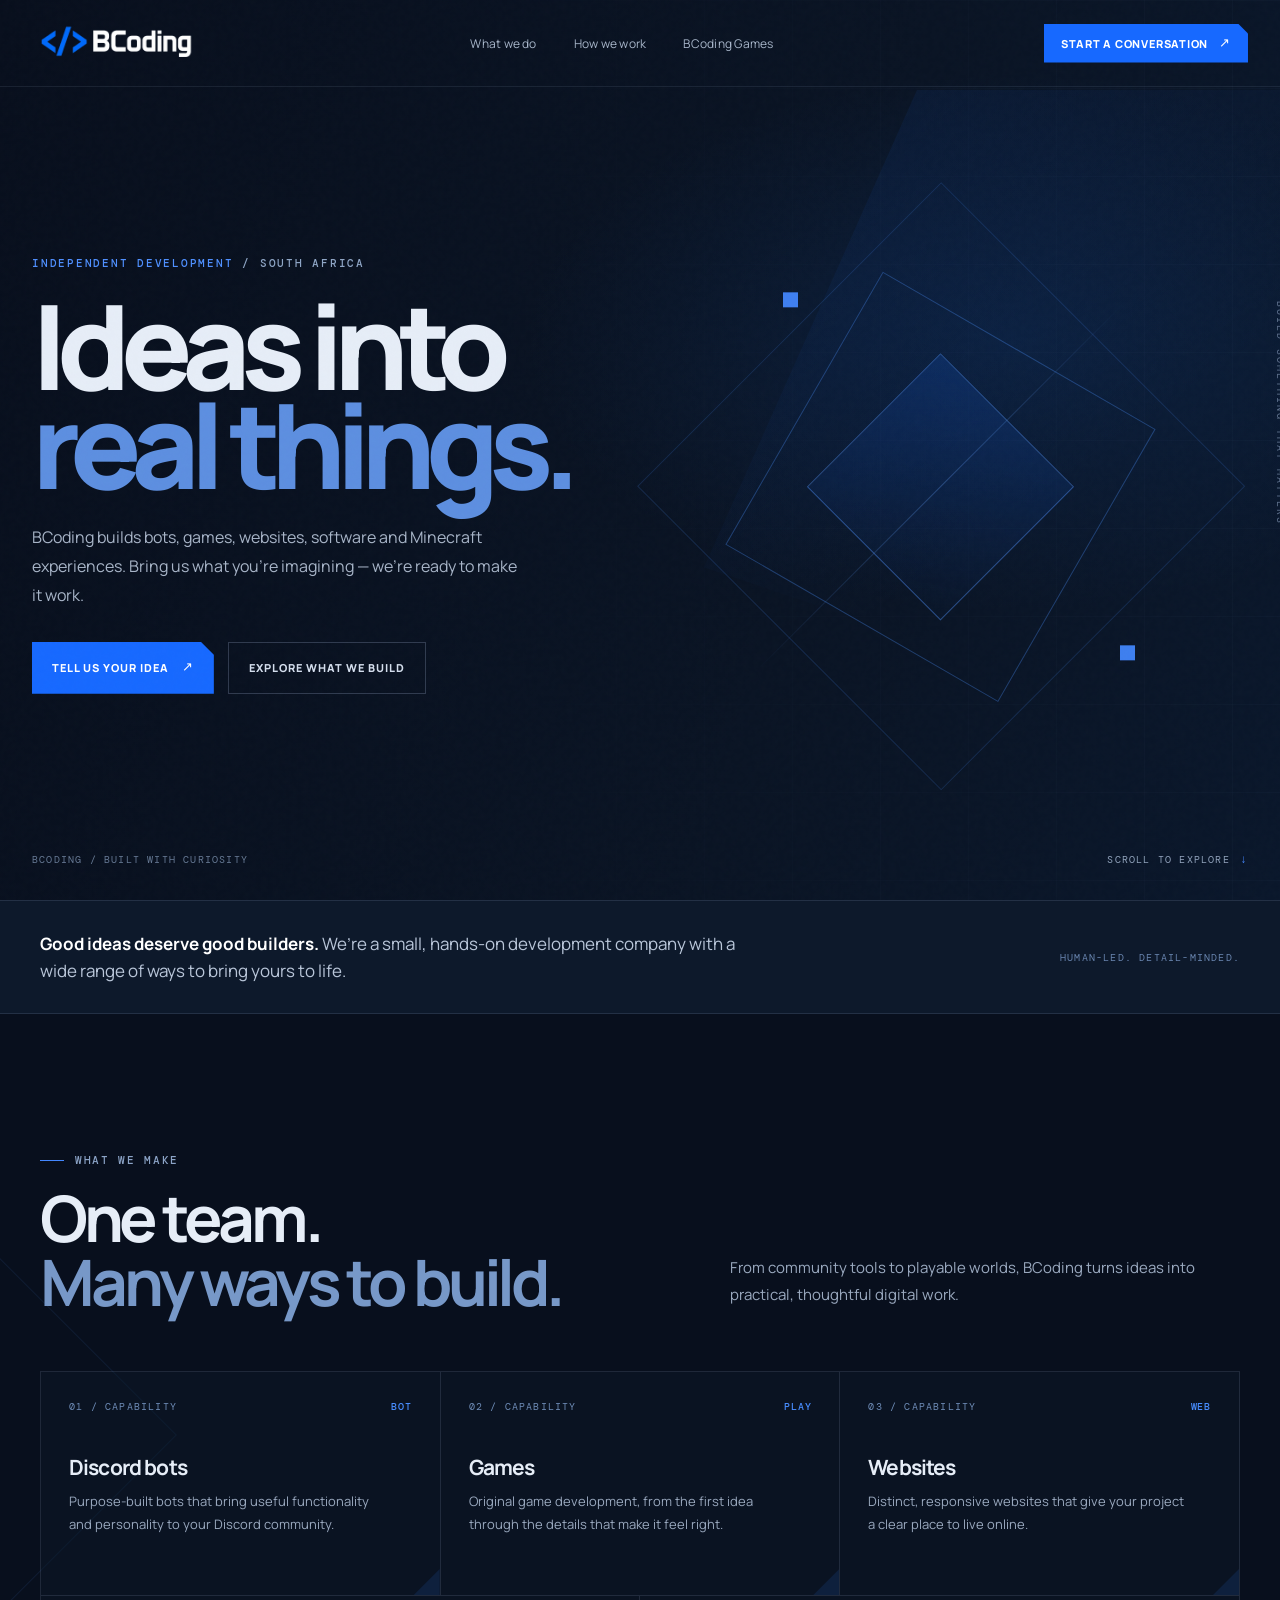
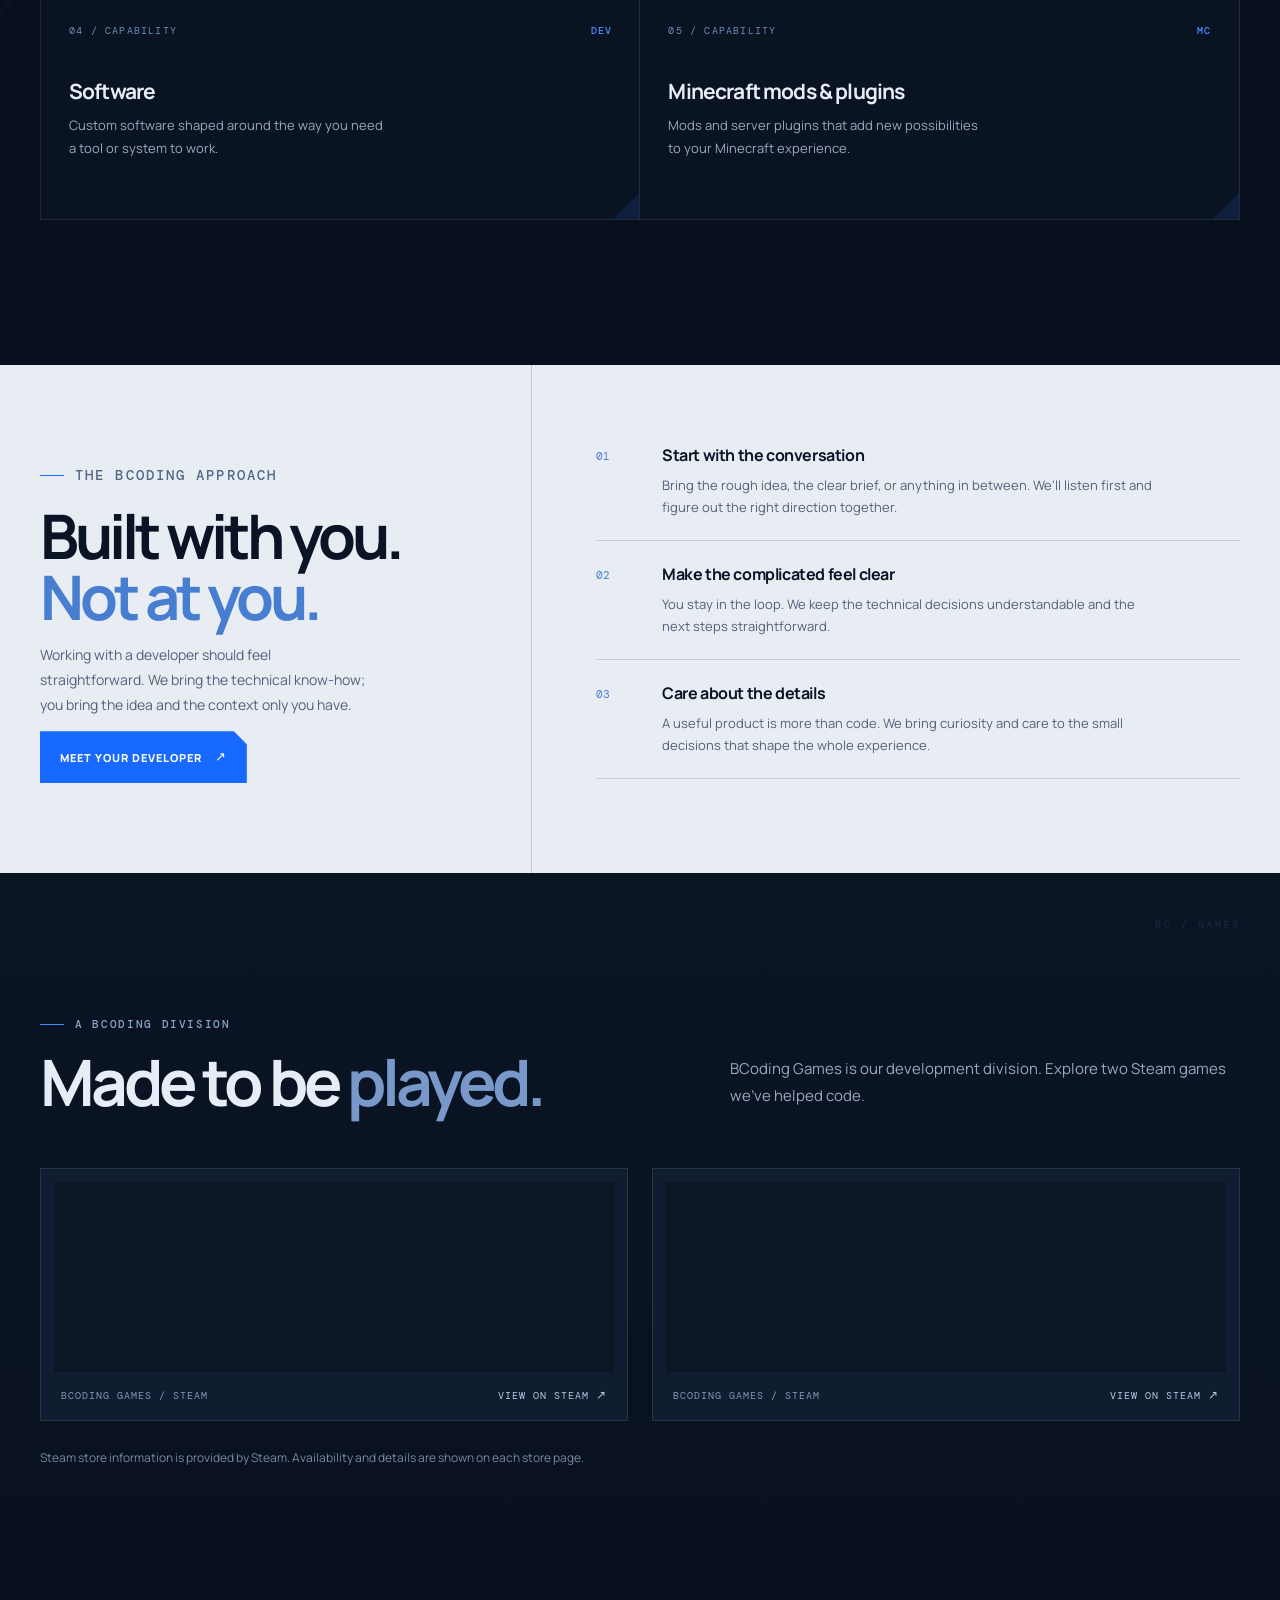
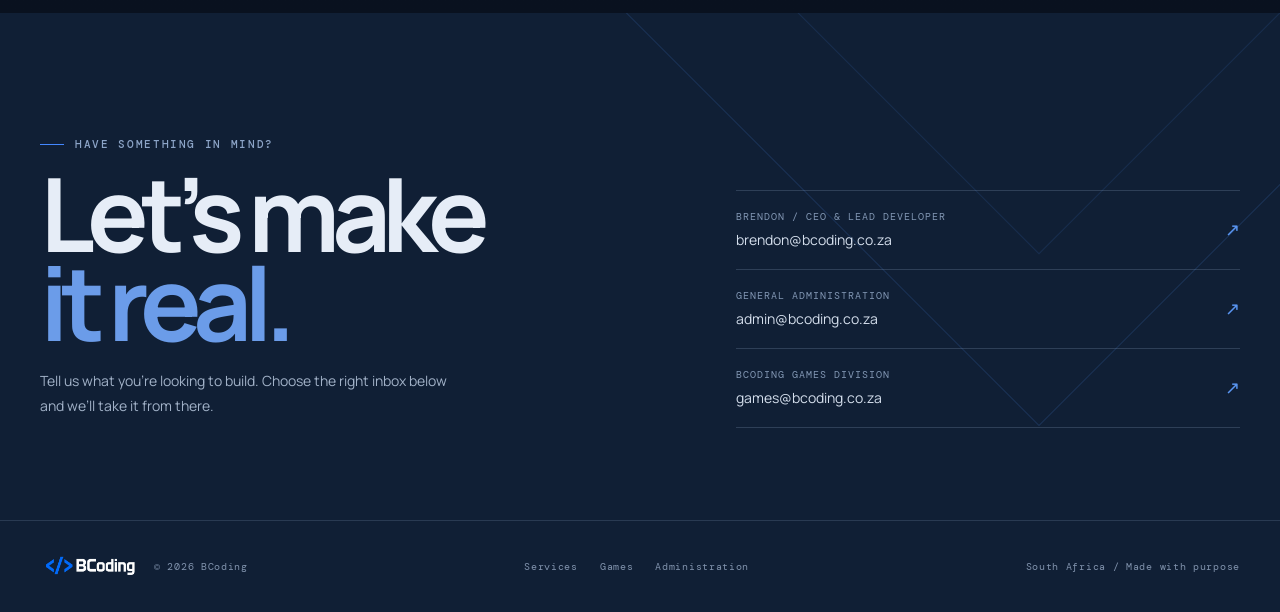
<file: index.html>
<!doctype html>
<html lang="en">
  <head>
    <meta charset="UTF-8" />
    <meta name="viewport" content="width=device-width, initial-scale=1" />
    <meta name="theme-color" content="#080f1d" />
    <title>BCoding | Bots, Games, Websites &amp; Software Development</title>
    <meta name="description" content="BCoding builds bots, games, websites, software, Minecraft mods and plugins. South African developers bring your ideas to life with thoughtful development." />
    <meta name="robots" content="index, follow" />
    <meta property="og:title" content="BCoding | Bots, Games, Websites &amp; Software Development" />
    <meta property="og:description" content="BCoding builds bots, games, websites, software, Minecraft mods and plugins. South African developers bring your ideas to life with thoughtful development." />
    <meta property="og:type" content="website" />
    <meta property="og:locale" content="en_ZA" />
    <meta name="twitter:card" content="summary_large_image" />
    <meta name="twitter:title" content="BCoding | Bots, Games, Websites &amp; Software Development" />
    <meta name="twitter:description" content="BCoding builds bots, games, websites, software, Minecraft mods and plugins. South African developers bring your ideas to life with thoughtful development." />
    <link rel="icon" type="image/svg+xml" href="favicon.svg" />
    <link rel="preconnect" href="https://fonts.googleapis.com" />
    <link rel="preconnect" href="https://fonts.gstatic.com" crossorigin />
    <link rel="stylesheet" href="src/index.css" />
  </head>
  <body>
    <div class="site-shell">
      <header class="header" data-testid="site-header">
        <nav class="nav" aria-label="Main navigation">
          <a class="brand" href="#home" aria-label="BCoding home" data-testid="link-home">
            <img src="bcoding-logo.png" alt="BCoding" width="1024" height="683" />
          </a>
          <div class="nav-links desktop-nav-links">
            <a href="#services" data-testid="link-nav-services">What we do</a>
            <a href="#approach" data-testid="link-nav-approach">How we work</a>
            <a href="#games" data-testid="link-nav-games">BCoding Games</a>
          </div>
          <details class="mobile-menu">
            <summary class="menu-toggle" aria-label="Toggle navigation menu">
              <span class="menu-icon" aria-hidden="true"></span>
            </summary>
            <div class="nav-links">
              <a href="#services" data-testid="link-mobile-services">What we do</a>
              <a href="#approach" data-testid="link-mobile-approach">How we work</a>
              <a href="#games" data-testid="link-mobile-games">BCoding Games</a>
              <a href="#contact" data-testid="link-mobile-contact">Contact</a>
            </div>
          </details>
          <a class="nav-contact" href="mailto:brendon@bcoding.co.za" data-testid="link-nav-contact">
            Start a conversation <span class="arrow" aria-hidden="true">↗</span>
          </a>
        </nav>
      </header>
      <main>
        <section class="hero" id="home" aria-labelledby="hero-title" data-testid="section-hero">
          <div class="hero-grid" aria-hidden="true"></div>
          <div class="hero-mark" aria-hidden="true">
            <div class="mark-outer"></div>
            <div class="mark-inner"></div>
            <div class="mark-core"></div>
            <div class="mark-line"></div>
            <span class="mark-corner one"></span>
            <span class="mark-corner two"></span>
          </div>
          <div class="hero-content">
            <div class="hero-copy">
              <p class="hero-kicker"><span>Independent development</span> / South Africa</p>
              <h1 id="hero-title" data-testid="text-hero-heading">Ideas into <span>real things.</span></h1>
              <p class="hero-description" data-testid="text-hero-description">
                BCoding builds bots, games, websites, software and Minecraft experiences.
                Bring us what you’re imagining — we’re ready to make it work.
              </p>
              <div class="hero-actions">
                <a class="button-primary" href="mailto:brendon@bcoding.co.za" data-testid="link-hero-start">
                  Tell us your idea <span class="arrow" aria-hidden="true">↗</span>
                </a>
                <a class="button-secondary" href="#services" data-testid="link-hero-services">
                  Explore what we build
                </a>
              </div>
            </div>
          </div>
          <p class="hero-aside" aria-hidden="true">Build something that matters</p>
          <div class="hero-bottom">
            <span>BCoding / Built with curiosity</span>
            <a href="#services" class="scroll-cue" data-testid="link-scroll-services">
              Scroll to explore <span class="arrow" aria-hidden="true">↓</span>
            </a>
          </div>
        </section>

        <div class="intro-strip" data-testid="section-intro">
          <div class="intro-inner">
            <p><strong>Good ideas deserve good builders.</strong> We’re a small, hands-on development company with a wide range of ways to bring yours to life.</p>
            <span class="intro-meta">Human-led. Detail-minded.</span>
          </div>
        </div>

        <section class="services" id="services" aria-labelledby="services-title" data-testid="section-services">
          <div class="wrap">
            <div class="services-top">
              <div>
                <p class="eyebrow">What we make</p>
                <h2 class="section-heading" id="services-title">One team.<br /><em>Many ways to build.</em></h2>
              </div>
              <p class="section-intro">From community tools to playable worlds, BCoding turns ideas into practical, thoughtful digital work.</p>
            </div>
            <div class="service-grid">
              <article class="service-item" data-testid="card-service-01">
                <div class="service-topline"><span>01 / CAPABILITY</span><span class="service-icon" aria-hidden="true">BOT</span></div>
                <h3>Discord bots</h3>
                <p>Purpose-built bots that bring useful functionality and personality to your Discord community.</p>
                <span class="service-accent" aria-hidden="true"></span>
              </article>
              <article class="service-item" data-testid="card-service-02">
                <div class="service-topline"><span>02 / CAPABILITY</span><span class="service-icon" aria-hidden="true">PLAY</span></div>
                <h3>Games</h3>
                <p>Original game development, from the first idea through the details that make it feel right.</p>
                <span class="service-accent" aria-hidden="true"></span>
              </article>
              <article class="service-item" data-testid="card-service-03">
                <div class="service-topline"><span>03 / CAPABILITY</span><span class="service-icon" aria-hidden="true">WEB</span></div>
                <h3>Websites</h3>
                <p>Distinct, responsive websites that give your project a clear place to live online.</p>
                <span class="service-accent" aria-hidden="true"></span>
              </article>
              <article class="service-item" data-testid="card-service-04">
                <div class="service-topline"><span>04 / CAPABILITY</span><span class="service-icon" aria-hidden="true">DEV</span></div>
                <h3>Software</h3>
                <p>Custom software shaped around the way you need a tool or system to work.</p>
                <span class="service-accent" aria-hidden="true"></span>
              </article>
              <article class="service-item" data-testid="card-service-05">
                <div class="service-topline"><span>05 / CAPABILITY</span><span class="service-icon" aria-hidden="true">MC</span></div>
                <h3>Minecraft mods &amp; plugins</h3>
                <p>Mods and server plugins that add new possibilities to your Minecraft experience.</p>
                <span class="service-accent" aria-hidden="true"></span>
              </article>
            </div>
          </div>
        </section>

        <section class="approach" id="approach" aria-labelledby="approach-title" data-testid="section-approach">
          <div class="wrap approach-inner">
            <div class="approach-lead">
              <p class="eyebrow">The BCoding approach</p>
              <h2 class="section-heading" id="approach-title">Built with you.<br /><em>Not at you.</em></h2>
              <p>Working with a developer should feel straightforward. We bring the technical know-how; you bring the idea and the context only you have.</p>
              <a class="button-primary" href="mailto:brendon@bcoding.co.za" data-testid="link-approach-contact">
                Meet your developer <span class="arrow" aria-hidden="true">↗</span>
              </a>
            </div>
            <div class="approach-list">
              <article class="principle" data-testid="card-principle-01">
                <span class="principle-number">01</span>
                <div><h3>Start with the conversation</h3><p>Bring the rough idea, the clear brief, or anything in between. We’ll listen first and figure out the right direction together.</p></div>
              </article>
              <article class="principle" data-testid="card-principle-02">
                <span class="principle-number">02</span>
                <div><h3>Make the complicated feel clear</h3><p>You stay in the loop. We keep the technical decisions understandable and the next steps straightforward.</p></div>
              </article>
              <article class="principle" data-testid="card-principle-03">
                <span class="principle-number">03</span>
                <div><h3>Care about the details</h3><p>A useful product is more than code. We bring curiosity and care to the small decisions that shape the whole experience.</p></div>
              </article>
            </div>
          </div>
        </section>

        <section class="games" id="games" aria-labelledby="games-title" data-testid="section-games">
          <div class="wrap">
            <div class="games-heading">
              <div>
                <p class="eyebrow">A BCoding division</p>
                <h2 class="section-heading" id="games-title">Made to be <em>played.</em></h2>
              </div>
              <p class="section-intro">BCoding Games is our development division. Explore two Steam games we’ve helped code.</p>
            </div>
            <div class="game-grid" data-testid="list-steam-games">
              <article class="game-card" data-testid="card-steam-game-4736470">
                <iframe class="game-frame" src="https://store.steampowered.com/widget/4736470/" title="Steam game widget, app 4736470" width="646" height="190" loading="lazy" allow="clipboard-write; autoplay; encrypted-media; picture-in-picture" data-testid="iframe-steam-game-4736470"></iframe>
                <div class="game-caption">
                  <span>BCoding Games / Steam</span>
                  <a href="https://store.steampowered.com/app/4736470/" target="_blank" rel="noopener noreferrer" data-testid="link-steam-game-4736470">View on Steam <span class="arrow" aria-hidden="true">↗</span></a>
                </div>
              </article>
              <article class="game-card" data-testid="card-steam-game-4693030">
                <iframe class="game-frame" src="https://store.steampowered.com/widget/4693030/" title="Steam game widget, app 4693030" width="646" height="190" loading="lazy" allow="clipboard-write; autoplay; encrypted-media; picture-in-picture" data-testid="iframe-steam-game-4693030"></iframe>
                <div class="game-caption">
                  <span>BCoding Games / Steam</span>
                  <a href="https://store.steampowered.com/app/4693030/" target="_blank" rel="noopener noreferrer" data-testid="link-steam-game-4693030">View on Steam <span class="arrow" aria-hidden="true">↗</span></a>
                </div>
              </article>
            </div>
            <p class="games-note" data-testid="text-games-note">Steam store information is provided by Steam. Availability and details are shown on each store page.</p>
          </div>
        </section>

        <section class="contact" id="contact" aria-labelledby="contact-title" data-testid="section-contact">
          <div class="wrap contact-main">
            <div>
              <p class="eyebrow">Have something in mind?</p>
              <h2 id="contact-title" data-testid="text-contact-heading">Let’s make<br /><span>it real.</span></h2>
              <p class="contact-copy">Tell us what you’re looking to build. Choose the right inbox below and we’ll take it from there.</p>
            </div>
            <div class="contact-actions" aria-label="Contact BCoding">
              <a class="email-link" href="mailto:brendon@bcoding.co.za" data-testid="link-contact-brendon">
                <span><span class="email-role">Brendon / CEO &amp; lead developer</span><span class="email-address">brendon@bcoding.co.za</span></span>
                <span class="email-arrow arrow" aria-hidden="true">↗</span>
              </a>
              <a class="email-link" href="mailto:admin@bcoding.co.za" data-testid="link-contact-admin">
                <span><span class="email-role">General administration</span><span class="email-address">admin@bcoding.co.za</span></span>
                <span class="email-arrow arrow" aria-hidden="true">↗</span>
              </a>
              <a class="email-link" href="mailto:games@bcoding.co.za" data-testid="link-contact-games">
                <span><span class="email-role">BCoding Games division</span><span class="email-address">games@bcoding.co.za</span></span>
                <span class="email-arrow arrow" aria-hidden="true">↗</span>
              </a>
            </div>
          </div>
          <footer class="footer">
            <div class="wrap footer-inner">
              <div class="footer-brand">
                <img src="bcoding-logo.png" alt="BCoding" width="1024" height="683" loading="lazy" />
                <span>© 2026 BCoding</span>
              </div>
              <nav class="footer-nav" aria-label="Footer navigation">
                <a href="#services" data-testid="link-footer-services">Services</a>
                <a href="#games" data-testid="link-footer-games">Games</a>
                <a href="mailto:admin@bcoding.co.za" data-testid="link-footer-admin">Administration</a>
              </nav>
              <span>South Africa / Made with purpose</span>
            </div>
          </footer>
        </section>
      </main>
    </div>
  </body>
</html>
</file>
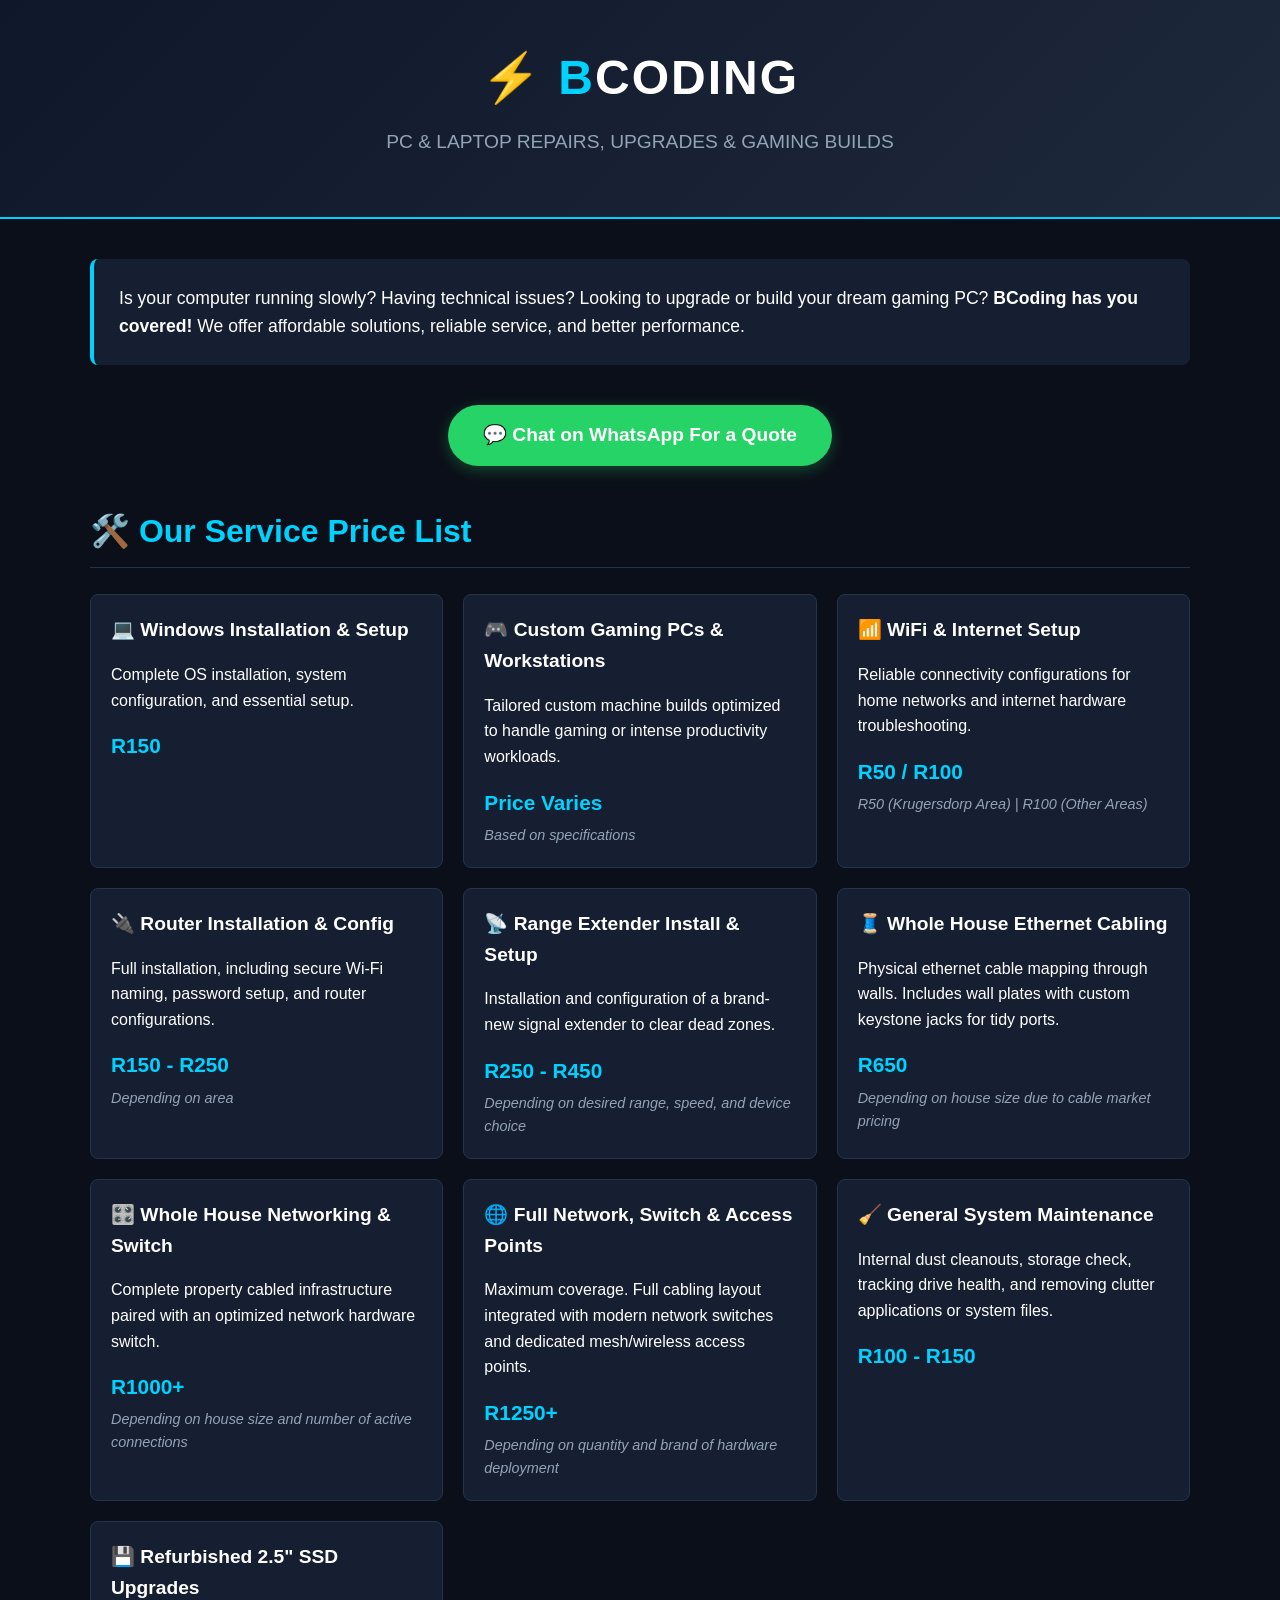
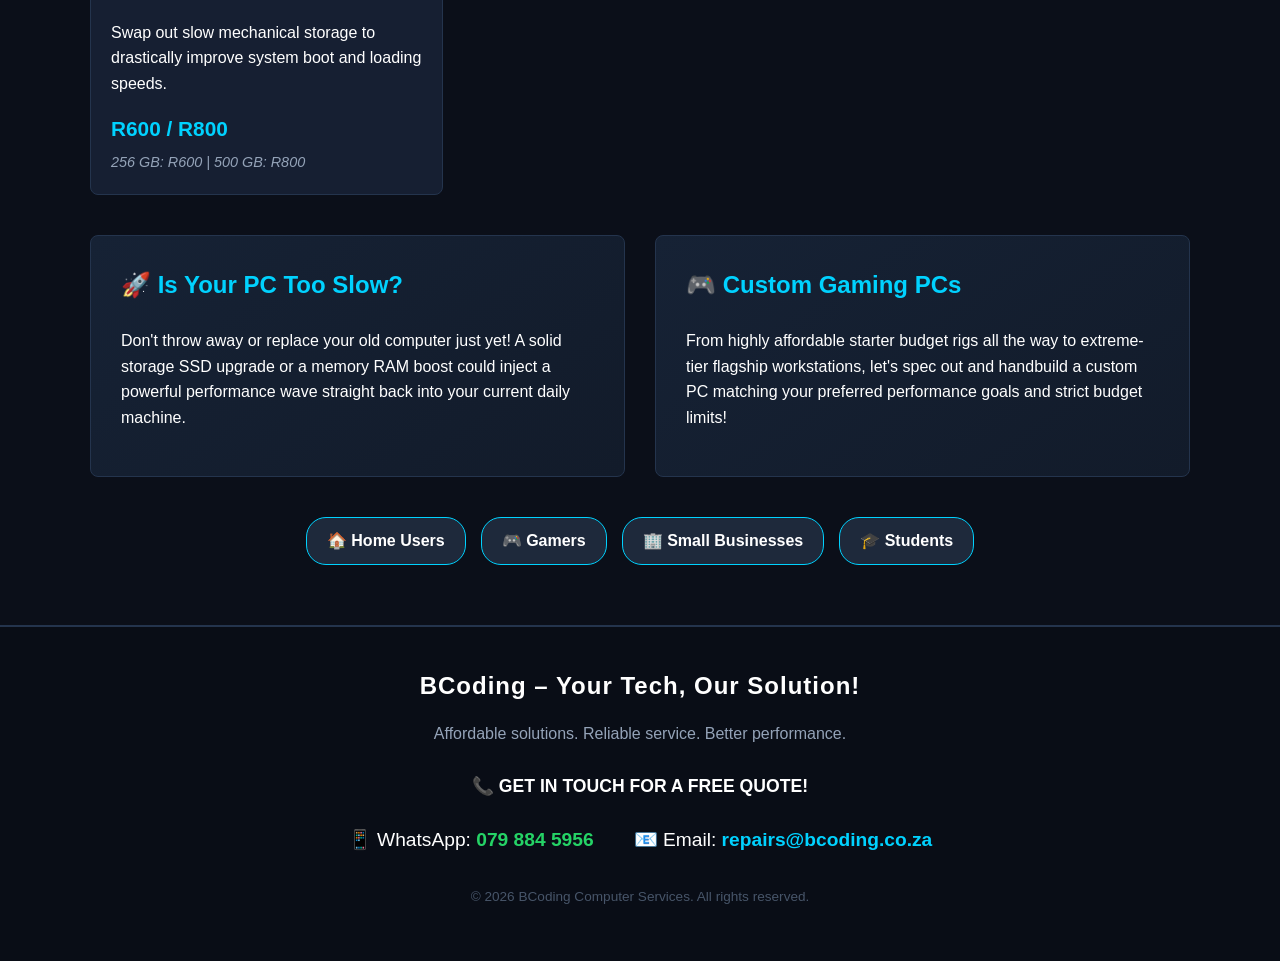
<file: repairs/index.html>
<!DOCTYPE html>
<html lang="en">
<head>
    <meta charset="UTF-8">
    <meta name="viewport" content="width=device-width, initial-scale=1.0">
    <title>BCoding – PC & Laptop Repairs, Upgrades & Gaming Builds</title>
    <style>
        :root {
            --bg-color: #0b0f19;
            --card-bg: #161f32;
            --accent-blue: #00d2ff;
            --accent-green: #25d366;
            --text-main: #ffffff;
            --text-muted: #94a3b8;
            --border-color: #24344d;
        }

        body {
            font-family: 'Segoe UI', Tahoma, Geneva, Verdana, sans-serif;
            background-color: var(--bg-color);
            color: var(--text-main);
            margin: 0;
            padding: 0;
            line-height: 1.6;
        }

        header {
            background: linear-gradient(135deg, #0f172a 0%, #1e293b 100%);
            padding: 40px 20px;
            text-align: center;
            border-bottom: 2px solid var(--accent-blue);
        }

        .logo-text {
            font-size: 3rem;
            font-weight: 800;
            color: var(--text-main);
            letter-spacing: 2px;
            margin: 0;
        }

        .logo-text span {
            color: var(--accent-blue);
        }

        .tagline {
            color: var(--text-muted);
            font-size: 1.2rem;
            margin-top: 10px;
        }

        .container {
            max-width: 1100px;
            margin: 40px auto;
            padding: 0 20px;
        }

        .intro-box {
            background-color: var(--card-bg);
            border-left: 4px solid var(--accent-blue);
            padding: 25px;
            border-radius: 8px;
            margin-bottom: 40px;
            font-size: 1.1rem;
        }

        h2 {
            font-size: 2rem;
            color: var(--accent-blue);
            border-bottom: 1px solid var(--border-color);
            padding-bottom: 10px;
            margin-top: 40px;
        }

        /* Services Grid Layout */
        .services-grid {
            display: grid;
            grid-template-columns: repeat(auto-fill, minmax(300px, 1fr));
            gap: 20px;
            margin-top: 20px;
        }

        .service-card {
            background-color: var(--card-bg);
            border: 1px solid var(--border-color);
            padding: 20px;
            border-radius: 8px;
            transition: transform 0.3s ease, border-color 0.3s ease;
        }

        .service-card:hover {
            transform: translateY(-5px);
            border-color: var(--accent-blue);
        }

        .service-title {
            font-weight: 700;
            font-size: 1.2rem;
            margin-bottom: 10px;
            display: flex;
            align-items: center;
            gap: 10px;
        }

        .service-price {
            font-size: 1.3rem;
            color: var(--accent-blue);
            font-weight: bold;
            margin-top: 15px;
        }

        .service-notes {
            font-size: 0.9rem;
            color: var(--text-muted);
            margin-top: 5px;
            font-style: italic;
        }

        /* Highlight Grid */
        .highlight-section {
            display: grid;
            grid-template-columns: 1fr 1fr;
            gap: 30px;
            margin-top: 40px;
        }

        @media (max-width: 768px) {
            .highlight-section {
                grid-template-columns: 1fr;
            }
        }

        .highlight-box {
            background: linear-gradient(145deg, #162235, #121b2a);
            border: 1px solid var(--border-color);
            padding: 30px;
            border-radius: 8px;
            position: relative;
        }

        .highlight-box h3 {
            color: var(--accent-blue);
            margin-top: 0;
            font-size: 1.5rem;
        }

        .target-audience {
            display: flex;
            justify-content: center;
            flex-wrap: wrap;
            gap: 15px;
            margin: 40px 0;
            font-weight: bold;
        }

        .audience-tag {
            background-color: #1e293b;
            border: 1px solid var(--accent-blue);
            padding: 10px 20px;
            border-radius: 20px;
            font-size: 1rem;
        }

        /* Action Buttons */
        .cta-container {
            text-align: center;
            margin: 40px 0;
        }

        .whatsapp-btn {
            display: inline-flex;
            align-items: center;
            background-color: var(--accent-green);
            color: #ffffff;
            text-decoration: none;
            padding: 15px 35px;
            font-size: 1.2rem;
            font-weight: bold;
            border-radius: 50px;
            box-shadow: 0 4px 15px rgba(37, 211, 102, 0.3);
            transition: transform 0.2s ease, box-shadow 0.2s ease;
            gap: 10px;
        }

        .whatsapp-btn:hover {
            transform: scale(1.05);
            box-shadow: 0 6px 20px rgba(37, 211, 102, 0.5);
        }

        /* Footer & Contact Styles */
        footer {
            background-color: #090d16;
            border-top: 2px solid var(--border-color);
            padding: 40px 20px;
            text-align: center;
            margin-top: 60px;
        }

        .contact-info {
            display: flex;
            justify-content: center;
            gap: 40px;
            flex-wrap: wrap;
            margin: 25px 0;
            font-size: 1.2rem;
        }

        .contact-item a {
            color: var(--accent-blue);
            text-decoration: none;
            font-weight: bold;
        }

        .contact-item.wa a {
            color: var(--accent-green);
        }

        .contact-item a:hover {
            text-decoration: underline;
        }

        .footer-logo {
            font-size: 1.5rem;
            font-weight: 700;
            letter-spacing: 1px;
            margin-bottom: 10px;
        }
    </style>
</head>
<body>

    <header>
        <h1 class="logo-text">⚡ <span>B</span>CODING</h1>
        <p class="tagline">PC & LAPTOP REPAIRS, UPGRADES & GAMING BUILDS</p>
    </header>

    <div class="container">
        
        <div class="intro-box">
            Is your computer running slowly? Having technical issues? Looking to upgrade or build your dream gaming PC? <strong>BCoding has you covered!</strong> We offer affordable solutions, reliable service, and better performance.
        </div>

        <div class="cta-container">
            <a href="https://wa.me/27798845956" target="_blank" class="whatsapp-btn">
                💬 Chat on WhatsApp For a Quote
            </a>
        </div>

        <h2>🛠️ Our Service Price List</h2>
        
        <div class="services-grid">
            
            <div class="service-card">
                <div class="service-title">💻 Windows Installation & Setup</div>
                <p>Complete OS installation, system configuration, and essential setup.</p>
                <div class="service-price">R150</div>
            </div>

            <div class="service-card">
                <div class="service-title">🎮 Custom Gaming PCs & Workstations</div>
                <p>Tailored custom machine builds optimized to handle gaming or intense productivity workloads.</p>
                <div class="service-price">Price Varies</div>
                <div class="service-notes">Based on specifications</div>
            </div>

            <div class="service-card">
                <div class="service-title">📶 WiFi & Internet Setup</div>
                <p>Reliable connectivity configurations for home networks and internet hardware troubleshooting.</p>
                <div class="service-price">R50 / R100</div>
                <div class="service-notes">R50 (Krugersdorp Area) | R100 (Other Areas)</div>
            </div>

            <div class="service-card">
                <div class="service-title">🔌 Router Installation & Config</div>
                <p>Full installation, including secure Wi-Fi naming, password setup, and router configurations.</p>
                <div class="service-price">R150 - R250</div>
                <div class="service-notes">Depending on area</div>
            </div>

            <div class="service-card">
                <div class="service-title">📡 Range Extender Install & Setup</div>
                <p>Installation and configuration of a brand-new signal extender to clear dead zones.</p>
                <div class="service-price">R250 - R450</div>
                <div class="service-notes">Depending on desired range, speed, and device choice</div>
            </div>

            <div class="service-card">
                <div class="service-title">🧵 Whole House Ethernet Cabling</div>
                <p>Physical ethernet cable mapping through walls. Includes wall plates with custom keystone jacks for tidy ports.</p>
                <div class="service-price">R650</div>
                <div class="service-notes">Depending on house size due to cable market pricing</div>
            </div>

            <div class="service-card">
                <div class="service-title">🎛️ Whole House Networking & Switch</div>
                <p>Complete property cabled infrastructure paired with an optimized network hardware switch.</p>
                <div class="service-price">R1000+</div>
                <div class="service-notes">Depending on house size and number of active connections</div>
            </div>

            <div class="service-card">
                <div class="service-title">🌐 Full Network, Switch & Access Points</div>
                <p>Maximum coverage. Full cabling layout integrated with modern network switches and dedicated mesh/wireless access points.</p>
                <div class="service-price">R1250+</div>
                <div class="service-notes">Depending on quantity and brand of hardware deployment</div>
            </div>

            <div class="service-card">
                <div class="service-title">🧹 General System Maintenance</div>
                <p>Internal dust cleanouts, storage check, tracking drive health, and removing clutter applications or system files.</p>
                <div class="service-price">R100 - R150</div>
            </div>

            <div class="service-card">
                <div class="service-title">💾 Refurbished 2.5" SSD Upgrades</div>
                <p>Swap out slow mechanical storage to drastically improve system boot and loading speeds.</p>
                <div class="service-price">R600 / R800</div>
                <div class="service-notes">256 GB: R600 | 500 GB: R800</div>
            </div>

        </div>

        <div class="highlight-section">
            <div class="highlight-box">
                <h3>🚀 Is Your PC Too Slow?</h3>
                <p>Don't throw away or replace your old computer just yet! A solid storage SSD upgrade or a memory RAM boost could inject a powerful performance wave straight back into your current daily machine.</p>
            </div>
            <div class="highlight-box">
                <h3>🎮 Custom Gaming PCs</h3>
                <p>From highly affordable starter budget rigs all the way to extreme-tier flagship workstations, let's spec out and handbuild a custom PC matching your preferred performance goals and strict budget limits!</p>
            </div>
        </div>

        <div class="target-audience">
            <div class="audience-tag">🏠 Home Users</div>
            <div class="audience-tag">🎮 Gamers</div>
            <div class="audience-tag">🏢 Small Businesses</div>
            <div class="audience-tag">🎓 Students</div>
        </div>

    </div>

    <footer>
        <div class="footer-logo">BCoding – Your Tech, Our Solution!</div>
        <p style="color: var(--text-muted); margin-bottom: 25px;">Affordable solutions. Reliable service. Better performance.</p>
        
        <p style="font-weight: bold; font-size: 1.1rem; margin-top: 10px;">📞 GET IN TOUCH FOR A FREE QUOTE!</p>
        
        <div class="contact-info">
            <div class="contact-item wa">📱 WhatsApp: <a href="https://wa.me/27798845956" target="_blank">079 884 5956</a></div>
            <div class="contact-item">📧 Email: <a href="mailto:repairs@bcoding.co.za">repairs@bcoding.co.za</a></div>
        </div>

        <p style="color: #475569; font-size: 0.85rem; margin-top: 30px;">&copy; 2026 BCoding Computer Services. All rights reserved.</p>
    </header>

</body>
</html>
</file>
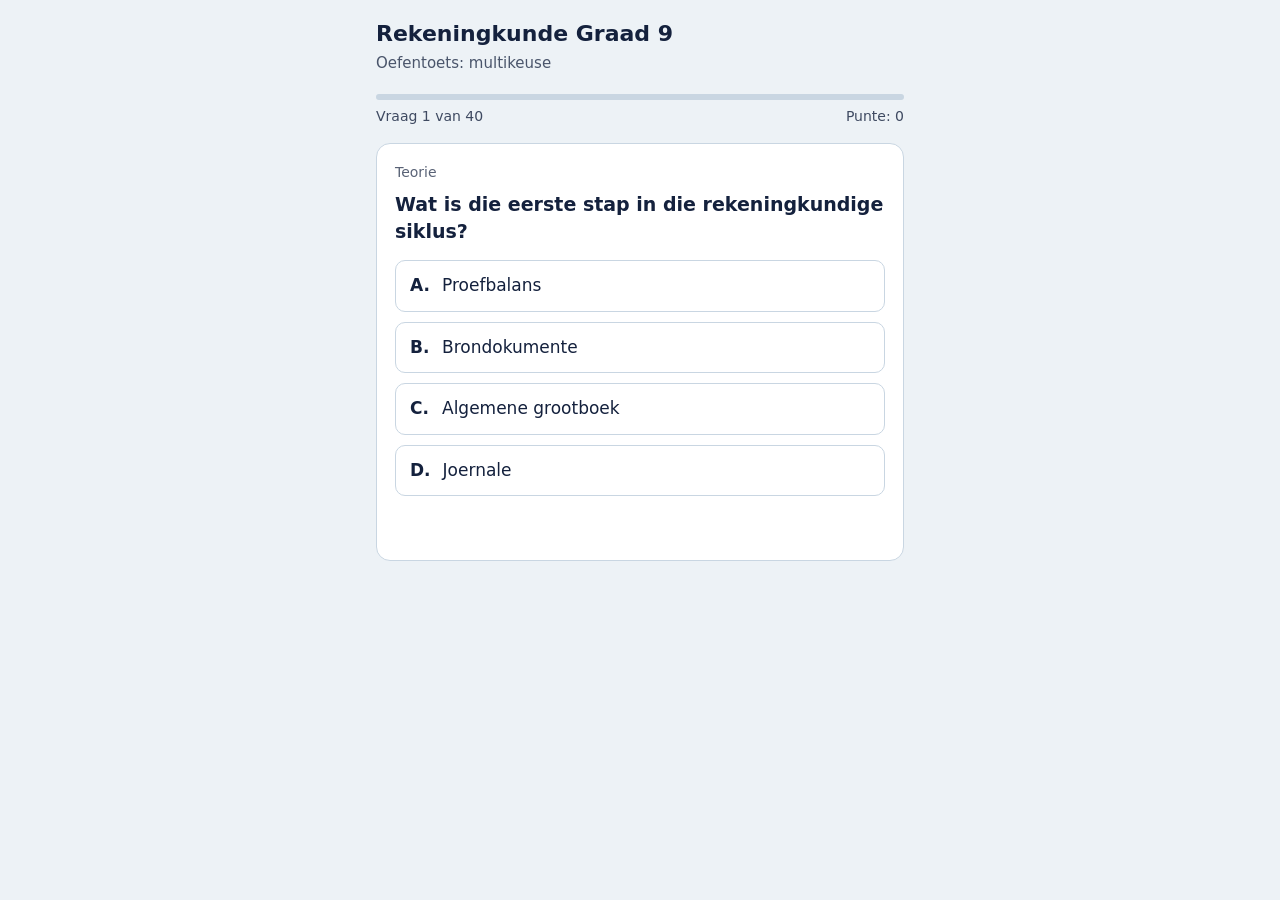
<file: school/rekeningkundegr9oefentoets.html>
<!DOCTYPE html>
<html lang="af">
<head>
<meta charset="utf-8">
<meta name="viewport" content="width=device-width, initial-scale=1, viewport-fit=cover">
<title>Rekeningkunde Graad 9: Oefentoets</title>
<style>
:root{--bg:#EDF2F6;--ink:#14213D;--card:#fff;--line:#C9D6E2;--ok:#0F766E;--okbg:#D5F0EB;--bad:#B42318;--badbg:#FBE1DD;--acc:#14213D;--acct:#fff;box-sizing:border-box;padding-top:env(safe-area-inset-top,0px);padding-bottom:env(safe-area-inset-bottom,0px)}
@media (prefers-color-scheme:dark){:root:not([data-theme="light"]){color-scheme:dark;--bg:#0F1722;--ink:#E6EDF5;--card:#17212F;--line:#2A3A4F;--ok:#4FD8BC;--okbg:#12342F;--bad:#FF9A8B;--badbg:#3A1E1B;--acc:#E6EDF5;--acct:#0F1722}}
:root[data-theme="dark"]{color-scheme:dark;--bg:#0F1722;--ink:#E6EDF5;--card:#17212F;--line:#2A3A4F;--ok:#4FD8BC;--okbg:#12342F;--bad:#FF9A8B;--badbg:#3A1E1B;--acc:#E6EDF5;--acct:#0F1722}
*{box-sizing:border-box}
html,body{margin:0}
body{background:var(--bg);color:var(--ink);font:17px/1.5 system-ui,-apple-system,"Segoe UI",Roboto,sans-serif;min-height:100vh}
main{max-width:560px;margin:0 auto;padding:20px 16px 40px}
h1{font-size:22px;margin:0 0 4px;line-height:1.25}
.sub{margin:0 0 20px;opacity:.75;font-size:15px}
.bar{height:6px;background:var(--line);border-radius:3px;overflow:hidden;margin-bottom:6px}
.bar i{display:block;height:100%;background:var(--ok);width:0;transition:width .3s}
.meta{display:flex;justify-content:space-between;font-size:14px;opacity:.8;margin-bottom:16px}
.card{background:var(--card);border:1px solid var(--line);border-radius:14px;padding:18px}
.sec{font-size:14px;opacity:.7;margin:0 0 8px}
.q{font-size:19px;font-weight:650;margin:0 0 16px;line-height:1.4}
.opt{display:flex;gap:12px;align-items:flex-start;width:100%;text-align:left;font:inherit;color:inherit;background:transparent;border:1.5px solid var(--line);border-radius:10px;padding:12px 14px;margin-bottom:10px;cursor:pointer}
.opt b{min-width:20px}
.opt:focus-visible,.btn:focus-visible{outline:3px solid var(--ok);outline-offset:2px}
.opt.ok{border-color:var(--ok);background:var(--okbg)}
.opt.bad{border-color:var(--bad);background:var(--badbg)}
.opt:disabled{cursor:default;opacity:1}
.fb{min-height:24px;margin:4px 0 12px;font-weight:600}
.fb.ok{color:var(--ok)}.fb.bad{color:var(--bad)}
.btn{display:block;width:100%;font:inherit;font-weight:650;background:var(--acc);color:var(--acct);border:0;border-radius:10px;padding:14px;cursor:pointer}
.score{font-size:48px;font-weight:750;margin:4px 0}
.rev{border-top:1px solid var(--line);padding:12px 0}
.rev p{margin:0 0 4px}.rev .a{color:var(--ok);font-weight:600}.rev .w{color:var(--bad)}
.hide{display:none}
</style>
</head>
<body>
<main>
<h1>Rekeningkunde Graad 9</h1>
<p class="sub">Oefentoets: multikeuse</p>
<div id="quiz">
<div class="bar"><i id="pb"></i></div>
<div class="meta"><span id="cnt"></span><span id="sc"></span></div>
<div class="card">
<p class="sec" id="sec"></p>
<p class="q" id="q"></p>
<div id="opts"></div>
<div class="fb" id="fb" aria-live="polite"></div>
<button class="btn hide" id="next"></button>
</div>
</div>
<div id="end" class="card hide">
<p class="sec">Jou telling</p>
<div class="score" id="fs"></div>
<p id="msg"></p>
<div id="rev"></div>
<button class="btn" id="again">Probeer weer</button>
</div>
</main>
<script>
// [afdeling, vraag, [korrekte antwoord, fout, fout, fout]]
var D=[
["Teorie","Wat is die eerste stap in die rekeningkundige siklus?",["Brondokumente","Proefbalans","Algemene grootboek","Joernale"]],
["Teorie","Watter formule is die korrekte rekeningkundige vergelyking?",["Bates = Eienaarsbelang + Laste","Bates = Laste − Eienaarsbelang","Eienaarsbelang = Bates + Laste","Laste = Bates + Eienaarsbelang"]],
["Teorie","’n Besigheid het bates van R50 000 en laste van R20 000. Wat is die eienaarsbelang?",["R30 000","R70 000","R20 000","R50 000"]],
["Brondokumente","Watter brondokument word uitgereik wanneer ’n besigheid kontant van ’n kliënt ontvang?",["Kwitansie","Faktuur","Kredietnota","Depositoslip"]],
["Brondokumente","’n Kliënt gee goedere terug aan die besigheid. Watter brondokument word uitgereik?",["Kredietnota","Kwitansie","Kasregisterrol","Tjek"]],
["Rekeningkundige vergelyking","Die besigheid koop toerusting op krediet. Wat is die effek op die vergelyking?",["Bates neem toe, laste neem toe","Bates neem toe, eienaarsbelang neem toe","Bates neem af, laste neem toe","Laste neem af, bates neem af"]],
["Rekeningkundige vergelyking","Die eienaar trek R500 kontant uit die besigheid. Wat is die effek?",["Bank neem af, eienaarsbelang neem af","Bank neem toe, eienaarsbelang neem toe","Bank neem af, laste neem toe","Bank neem toe, laste neem af"]],
["Rekeningkundige vergelyking","Die besigheid betaal R3 000 kontant vir salarisse. Wat is die effek?",["Bates neem af, eienaarsbelang neem af","Bates neem toe, eienaarsbelang neem af","Bates neem af, laste neem af","Bates neem toe, eienaarsbelang neem toe"]],
["Rekeningkundige vergelyking","Die eienaar stort R10 000 in die besigheid se bankrekening. Wat is die effek?",["Bank neem toe, eienaarsbelang neem toe","Bank neem toe, laste neem toe","Bank neem af, eienaarsbelang neem af","Bank neem toe, eienaarsbelang neem af"]],
["Joernale","In watter joernaal word kredietverkope aangeteken?",["DJ","KOJ","KJ","KBJ"]],
["Joernale","In watter joernaal word kredietaankope aangeteken?",["KJ","DJ","KKJ","KOJ"]],
["Joernale","Waarvoor word die KKJ gebruik?",["Klein uitgawes wat uit kleinkas betaal word","Kontant wat ontvang word","Kontant wat via die bank betaal word","Kredietverkope"]],
["Joernale","In watter joernaal word alle kontant aangeteken wat deur die besigheid ontvang word?",["KOJ","KBJ","KKJ","DJ"]],
["Algemene grootboek","Watter een is NIE een van die groot 5 rekeningkundige elemente nie?",["Joernale","Bates","Laste","Inkomste"]],
["Algemene grootboek","Watter rekening is ’n bate?",["Bank","Krediteure","Salarisse","Verkope"]],
["Algemene grootboek","Watter rekening is ’n las?",["Krediteure","Debiteure","Toerusting","Verkope"]],
["Algemene grootboek","Salarisse is ’n …",["uitgawe","bate","las","inkomste"]],
["Algemene grootboek","Rente wat ontvang word, is ’n …",["inkomste","uitgawe","bate","las"]],
["Proefbalans","Wat is die doel van ’n proefbalans?",["Om te kontroleer dat die debietsaldo’s en kredietsaldo’s gelyk is","Om die wins te bereken","Om brondokumente uit te reik","Om joernale aan te teken"]],
["Proefbalans","Watter soort saldo het ’n bate-rekening normaalweg?",["Debietsaldo","Kredietsaldo","Geen saldo","Altyd R0"]],
["Teorie","Wie is debiteure?",["Persone wat geld aan die besigheid skuld","Persone aan wie die besigheid geld skuld","Die eienaars van die besigheid","Die werknemers van die besigheid"]],
["Teorie","Wie is krediteure?",["Persone aan wie die besigheid geld skuld","Persone wat geld aan die besigheid skuld","Kliënte wat kontant betaal","Die bank"]],
["Teorie","Watter volgorde van die rekeningkundige siklus is korrek?",["Brondokumente, joernale, grootboek, proefbalans","Joernale, brondokumente, proefbalans, grootboek","Grootboek, joernale, brondokumente, proefbalans","Proefbalans, grootboek, joernale, brondokumente"]],
["Brondokumente","Watter brondokument word uitgereik wanneer goedere op krediet verkoop word?",["Faktuur","Kwitansie","Depositoslip","Kasregisterrol"]],
["Brondokumente","Waarvoor word ’n depositoslip gebruik?",["Om geld in die bank te deponeer","Om goedere terug te gee","Om ’n kredietverkoop aan te teken","Om ’n tjek te kanselleer"]],
["Brondokumente","Watter brondokument bewys ’n kontantverkoop by ’n kasregister?",["Kasregisterrol","Kredietnota","Faktuur","Tjekteenblad"]],
["Brondokumente","Watter brondokument word gebruik wanneer die besigheid met ’n tjek betaal?",["Tjekteenblad","Kwitansie","Kasregisterrol","Faktuur"]],
["Rekeningkundige vergelyking","Die besigheid verkoop goedere vir R2 000 kontant en die geld gaan in die bank. Wat is die effek?",["Bank neem toe, eienaarsbelang neem toe","Bank neem af, eienaarsbelang neem af","Bank neem toe, laste neem toe","Laste neem af, bank neem af"]],
["Rekeningkundige vergelyking","Die besigheid betaal R1 000 aan ’n krediteur uit die bank. Wat is die effek?",["Bank neem af, laste neem af","Bank neem af, eienaarsbelang neem af","Bank neem toe, laste neem af","Bank neem toe, laste neem toe"]],
["Rekeningkundige vergelyking","Die besigheid het laste van R15 000 en eienaarsbelang van R40 000. Hoeveel is die bates?",["R55 000","R25 000","R40 000","R15 000"]],
["Joernale","In watter joernaal word kontantbetalings via die bank aangeteken?",["KBJ","KOJ","KKJ","DJ"]],
["Joernale","Waarvoor staan DJ?",["Debiteurejoernaal","Depositojoernaal","Dagjoernaal","Direkte joernaal"]],
["Joernale","Waarvoor staan KJ?",["Krediteurejoernaal","Kontantjoernaal","Kleinkasjoernaal","Kredietnotajoernaal"]],
["Joernale","Die besigheid verkoop goedere kontant. In watter joernaal word dit aangeteken?",["KOJ","DJ","KJ","KKJ"]],
["Joernale","Die besigheid betaal die elektrisiteitsrekening met ’n tjek. In watter joernaal word dit aangeteken?",["KBJ","KOJ","DJ","KJ"]],
["Algemene grootboek","Aan watter kant van ’n T-rekening is die debietkant?",["Links","Regs","Bo","Onder"]],
["Algemene grootboek","Watter rekening is ’n uitgawe?",["Elektrisiteit","Bank","Krediteure","Verkope"]],
["Algemene grootboek","Toerusting is ’n …",["bate","las","inkomste","uitgawe"]],
["Proefbalans","Die totale van die debietkolom en kredietkolom in die proefbalans is nie gelyk nie. Wat beteken dit?",["Daar is ’n fout êrens in die rekords","Die besigheid het wins gemaak","Die besigheid het verlies gemaak","Alles is korrek"]],
["Proefbalans","Watter rekening het normaalweg ’n kredietsaldo?",["Krediteure","Bank","Toerusting","Salarisse"]]
];
var S=["Teorie","Brondokumente","Rekeningkundige vergelyking","Joernale","Algemene grootboek","Proefbalans"];
var L="ABCD",i,score,wrong,Q;
function $(x){return document.getElementById(x)}
function shuf(a){a=a.slice();for(var k=a.length-1;k>0;k--){var j=Math.floor(Math.random()*(k+1)),t=a[k];a[k]=a[j];a[j]=t}return a}
function start(){i=0;score=0;wrong=[];Q=D.slice().sort(function(a,b){return S.indexOf(a[0])-S.indexOf(b[0])}).map(function(d){return{s:d[0],q:d[1],c:d[2][0],o:shuf(d[2])}});$("quiz").classList.remove("hide");$("end").classList.add("hide");show()}
function show(){
var d=Q[i];
$("cnt").textContent="Vraag "+(i+1)+" van "+Q.length;
$("sc").textContent="Punte: "+score;
$("pb").style.width=(i/Q.length*100)+"%";
$("sec").textContent=d.s;
$("q").textContent=d.q;
$("fb").textContent="";$("fb").className="fb";
$("next").classList.add("hide");
var box=$("opts");box.innerHTML="";
d.o.forEach(function(t,k){
var b=document.createElement("button");b.className="opt";
b.innerHTML="<b>"+L[k]+".</b><span></span>";b.lastChild.textContent=t;
b.onclick=function(){pick(b,t)};box.appendChild(b)})}
function pick(b,t){
var d=Q[i],ok=t===d.c;
[].forEach.call($("opts").children,function(x){x.disabled=true;if(x.lastChild.textContent===d.c)x.classList.add("ok")});
if(ok){score++;$("fb").textContent="Reg!";$("fb").className="fb ok"}
else{b.classList.add("bad");wrong.push({q:d.q,a:d.c,y:t});$("fb").textContent="Nie reg nie. Die korrekte antwoord is gemerk.";$("fb").className="fb bad"}
$("sc").textContent="Punte: "+score;
var n=$("next");n.textContent=i<Q.length-1?"Volgende vraag":"Sien my telling";n.classList.remove("hide")}
$("next").onclick=function(){i++;if(i<Q.length)show();else finish()};
function finish(){
$("quiz").classList.add("hide");$("end").classList.remove("hide");
var p=Math.round(score/Q.length*100);
$("fs").textContent=score+" / "+Q.length+" ("+p+"%)";
$("msg").textContent=p>=80?"Baie goed! Jy is gereed.":p>=50?"Goeie poging. Kyk na die foute hieronder en probeer weer.":"Bly aan oefen. Gaan deur jou teorie en probeer weer.";
var r=$("rev");r.innerHTML="";
wrong.forEach(function(w){
var e=document.createElement("div");e.className="rev";
var a=document.createElement("p");a.textContent=w.q;
var b=document.createElement("p");b.className="w";b.textContent="Jou antwoord: "+w.y;
var c=document.createElement("p");c.className="a";c.textContent="Korrek: "+w.a;
e.appendChild(a);e.appendChild(b);e.appendChild(c);r.appendChild(e)});
window.scrollTo(0,0)}
$("again").onclick=start;
start();
</script>
</body>
</html>
</file>
<file: src/index.css>
@import url('https://fonts.googleapis.com/css2?family=DM+Mono:wght@400;500&family=Manrope:wght@400;500;600;700;800&display=swap');

:root,
.dark {
  color-scheme: dark;
  --background: 222 47% 7%;
  --foreground: 210 24% 94%;
  --border: 218 27% 19%;
  --input: 218 27% 19%;
  --card: 220 38% 10%;
  --card-foreground: 210 24% 94%;
  --primary: 217 100% 56%;
  --primary-foreground: 210 40% 98%;
  --secondary: 220 31% 14%;
  --secondary-foreground: 210 24% 94%;
  --muted: 219 25% 15%;
  --muted-foreground: 216 13% 64%;
  --accent: 217 100% 56%;
  --accent-foreground: 210 40% 98%;
  --destructive: 0 72% 51%;
  --destructive-foreground: 210 40% 98%;
  --ring: 217 100% 56%;
  --app-font-sans: 'Manrope', sans-serif;
  --app-font-mono: 'DM Mono', monospace;
  --radius: 0.4rem;
  --navy: #080f1d;
  --navy-2: #0b1525;
  --panel: #0d192b;
  --panel-light: #122039;
  --blue: #1769ff;
  --blue-bright: #4387ff;
  --ice: #e6edf7;
  --muted-ink: #9aa9bf;
  --line: rgba(167, 191, 224,  0.14);
  --mono: 'DM Mono', monospace;
}

* { box-sizing: border-box; }
html { scroll-behavior: smooth; scroll-padding-top: 90px; }
body {
  margin: 0;
  background: var(--navy);
  color: var(--ice);
  font-family: var(--app-font-sans);
  -webkit-font-smoothing: antialiased;
  text-rendering: optimizeLegibility;
}
body::before {
  content: '';
  position: fixed;
  inset: 0;
  z-index: 10;
  pointer-events: none;
  opacity: .12;
  background-image: url("data:image/svg+xml,%3Csvg viewBox='0 0 180 180' xmlns='http://www.w3.org/2000/svg'%3E%3Cfilter id='n'%3E%3CfeTurbulence type='fractalNoise' baseFrequency='.85' numOctaves='3' stitchTiles='stitch'/%3E%3C/filter%3E%3Crect width='100%25' height='100%25' filter='url(%23n)' opacity='.14'/%3E%3C/svg%3E");
}
::selection { background: var(--blue); color: white; }
a { color: inherit; text-decoration: none; }
button { font: inherit; }
button:focus-visible, a:focus-visible, summary:focus-visible { outline: 2px solid #78aaff; outline-offset: 4px; }

.site-shell { overflow: hidden; }
.wrap { width: min(1200px, calc(100% - 64px)); margin-inline: auto; }
.eyebrow {
  display: inline-flex; align-items: center; gap: 11px; margin: 0;
  color: #8ca4c7; font: 500 11px/1.4 var(--mono); letter-spacing: .15em; text-transform: uppercase;
}
.eyebrow::before { content: ''; display: inline-block; width: 24px; height: 1px; background: var(--blue-bright); }
.section-heading { max-width: 760px; margin: 18px 0 0; font-size: clamp(2.4rem, 5vw, 4.6rem); line-height: .99; letter-spacing: -.065em; font-weight: 700; }
.section-heading em { font-style: normal; color: #7798c8; }
.section-intro { max-width: 510px; color: var(--muted-ink); line-height: 1.8; font-size: 15px; }

.header {
  position: absolute; z-index: 20; top: 0; left: 0; width: 100%;
  border-bottom: 1px solid rgba(174, 193, 224, .1);
}
.nav {
  width: min(1320px, calc(100% - 64px)); height: 86px; margin: auto;
  display: flex; align-items: center; justify-content: space-between;
}
.brand { display: inline-flex; align-items: center; width: 168px; }
.brand img { display: block; width: 100%; height: auto; }
.nav-links { display: flex; gap: 37px; align-items: center; }
.nav-links a { color: #a8b6ca; font-size: 12px; letter-spacing: .02em; transition: color .2s; }
.nav-links a:hover { color: white; }
.nav-contact { display: inline-flex; align-items: center; gap: 11px; padding: 12px 17px; background: var(--blue); color: white; font-size: 11px; font-weight: 800; letter-spacing: .07em; text-transform: uppercase; clip-path: polygon(0 0, calc(100% - 10px) 0, 100% 10px, 100% 100%, 0 100%); transition: background .2s, transform .2s; }
.nav-contact:hover { background: #3880ff; transform: translateY(-2px); }
.mobile-menu { display: none; }
.menu-toggle { display: inline-flex; align-items: center; justify-content: center; width: 42px; height: 42px; border: 1px solid var(--line); color: var(--ice); background: var(--panel); cursor: pointer; list-style: none; }
.menu-toggle::-webkit-details-marker { display: none; }
.menu-icon, .menu-icon::before, .menu-icon::after { display: block; position: relative; width: 18px; height: 1px; background: currentColor; content: ''; transition: transform .2s, background .2s; }
.menu-icon::before, .menu-icon::after { position: absolute; left: 0; }
.menu-icon::before { top: -6px; }
.menu-icon::after { top: 6px; }
.mobile-menu[open] .menu-icon { background: transparent; }
.mobile-menu[open] .menu-icon::before { top: 0; transform: rotate(45deg); }
.mobile-menu[open] .menu-icon::after { top: 0; transform: rotate(-45deg); }
.arrow { display: inline-block; font: 500 1.15em/1 var(--mono); }

.hero {
  min-height: 760px; height: min(900px, 100svh); max-height: 1000px; position: relative;
  display: flex; align-items: center; background:
    radial-gradient(ellipse at 79% 38%, rgba(19, 77, 160, .19), transparent 34%),
    linear-gradient(105deg, #080f1d 0%, #0a1424 62%, #0a172b 100%);
}
.hero::after { content: ''; position: absolute; right: -7vw; top: 10%; width: 52vw; height: 78%; background: linear-gradient(145deg, rgba(23,105,255,.09), transparent 56%); clip-path: polygon(32% 0,100% 0,100% 100%,0 68%); pointer-events: none; }
.hero-grid { position: absolute; inset: 0; opacity: .16; background-image: linear-gradient(rgba(145,174,218,.18) 1px, transparent 1px), linear-gradient(90deg, rgba(145,174,218,.18) 1px, transparent 1px); background-size: 88px 88px; mask-image: linear-gradient(90deg, transparent 30%, black 100%); }
.hero-content { position: relative; z-index: 2; width: min(1320px, calc(100% - 64px)); margin: 50px auto 0; }
.hero-copy { width: min(760px, 68%); }
.hero-kicker { margin: 0 0 24px; color: #8fa6c6; font: 500 11px/1.4 var(--mono); letter-spacing: .16em; text-transform: uppercase; animation: rise .75s .05s both; }
.hero-kicker span { color: #4f90ff; }
.hero h1 { margin: 0; max-width: 800px; font-size: clamp(4.3rem, 9.2vw, 8.5rem); font-weight: 800; line-height: .84; letter-spacing: -.085em; animation: rise .8s .14s both; }
.hero h1 span { display: block; color: #5d8fe0; }
.hero-description { max-width: 485px; margin: 30px 0 0; color: #a8b5c8; font-size: 16px; line-height: 1.8; animation: rise .8s .23s both; }
.hero-actions { display: flex; gap: 14px; align-items: center; margin-top: 32px; animation: rise .8s .3s both; }
.button-primary, .button-secondary { min-height: 52px; display: inline-flex; align-items: center; justify-content: center; gap: 13px; padding: 0 20px; font-size: 11px; font-weight: 800; letter-spacing: .09em; text-transform: uppercase; transition: background .2s, transform .2s, border-color .2s; }
.button-primary { background: var(--blue); color: white; clip-path: polygon(0 0, calc(100% - 13px) 0, 100% 13px, 100% 100%, 0 100%); }
.button-primary:hover { background: #3981ff; transform: translateY(-2px); }
.button-secondary { border: 1px solid rgba(174,193,224,.24); color: #d4deed; }
.button-secondary:hover { border-color: #6b91c8; background: rgba(75,120,190,.1); }
.hero-mark { position: absolute; z-index: 1; width: min(41vw, 570px); aspect-ratio: 1; right: max(6vw, calc((100vw - 1320px)/2)); top: 50%; transform: translateY(-43%); opacity: .93; }
.mark-outer, .mark-inner, .mark-core { position: absolute; inset: 0; border: 1px solid rgba(72,137,240,.28); transform: rotate(45deg); }
.mark-outer { inset: 9%; border-color: rgba(72,137,240,.2); }
.mark-inner { inset: 20%; border-color: rgba(72,137,240,.38); transform: rotate(30deg); }
.mark-core { inset: 32%; background: linear-gradient(145deg, rgba(23,105,255,.19), rgba(23,105,255,.015)); border-color: rgba(88,151,248,.42); }
.mark-corner { position: absolute; width: 15px; height: 15px; background: #4387ff; }
.mark-corner.one { top: 13%; left: 20%; }
.mark-corner.two { bottom: 17%; right: 13%; }
.mark-line { position: absolute; top: 50%; left: 0; width: 100%; height: 1px; background: linear-gradient(90deg, transparent, rgba(91,148,235,.38), transparent); transform: rotate(-45deg); }
.hero-aside { position: absolute; right: 0; top: 44%; transform: rotate(90deg) translateX(50%); transform-origin: right; color: #60728e; font: 10px var(--mono); letter-spacing: .2em; text-transform: uppercase; }
.hero-bottom { position: absolute; bottom: 34px; left: 50%; width: min(1320px, calc(100% - 64px)); transform: translateX(-50%); display: flex; justify-content: space-between; color: #667994; font: 10px var(--mono); letter-spacing: .12em; text-transform: uppercase; }
.scroll-cue { display: flex; align-items: center; gap: 10px; color: #91a3bc; }
.scroll-cue .arrow { color: #4387ff; }

.intro-strip { position: relative; z-index: 2; background: #0d192b; border-block: 1px solid var(--line); }
.intro-inner { width: min(1200px, calc(100% - 64px)); min-height: 112px; margin: auto; display: flex; align-items: center; justify-content: space-between; gap: 26px; }
.intro-inner p { margin: 0; max-width: 700px; color: #b9c6d9; font-size: 17px; line-height: 1.6; }
.intro-inner strong { color: white; }
.intro-meta { white-space: nowrap; color: #6884ae; font: 10px var(--mono); letter-spacing: .12em; text-transform: uppercase; }

.services { padding: 130px 0 145px; position: relative; }
.services::before { content: ''; position: absolute; width: 360px; height: 360px; border: 1px solid rgba(71,125,212,.11); transform: rotate(45deg); left: -260px; top: 240px; }
.services-top { display: flex; align-items: end; justify-content: space-between; gap: 35px; margin-bottom: 58px; }
.services-top .section-intro { margin: 0 0 5px; }
.service-grid { display: grid; grid-template-columns: repeat(12, 1fr); border-top: 1px solid var(--line); border-left: 1px solid var(--line); }
.service-item { min-height: 224px; padding: 28px; grid-column: span 4; border-right: 1px solid var(--line); border-bottom: 1px solid var(--line); position: relative; background: rgba(13,25,43,.44); transition: background .25s, transform .25s; }
.service-item:nth-child(4), .service-item:nth-child(5) { grid-column: span 6; }
.service-item:hover { z-index: 1; background: #101f35; transform: translateY(-3px); }
.service-topline { display: flex; justify-content: space-between; align-items: center; color: #6f8db8; font: 10px var(--mono); letter-spacing: .12em; }
.service-icon { color: #488dff; font: 500 10px var(--mono); letter-spacing: .08em; }
.service-item h3 { margin: 40px 0 9px; font-size: 21px; letter-spacing: -.04em; }
.service-item p { max-width: 320px; margin: 0; color: #9aa9bf; font-size: 13px; line-height: 1.75; }
.service-accent { position: absolute; right: 0; bottom: 0; width: 26px; height: 26px; background: rgba(38,113,240,.13); clip-path: polygon(100% 0,100% 100%,0 100%); }

.approach { background: #e8edf4; color: #0a1424; position: relative; }
.approach-inner { display: grid; grid-template-columns: .82fr 1.18fr; min-height: 460px; }
.approach-lead { padding: 94px 65px 90px 0; border-right: 1px solid rgba(8,19,35,.16); }
.approach .eyebrow { color: #526783; }
.approach .eyebrow::before { background: var(--blue); }
.approach .section-heading { font-size: clamp(2.6rem, 4.8vw, 4.7rem); }
.approach .section-heading em { color: #477ed0; }
.approach-lead p { max-width: 330px; color: #526178; line-height: 1.8; font-size: 14px; }
.approach-list { padding: 75px 0 70px 64px; }
.principle { display: grid; grid-template-columns: 48px 1fr; gap: 18px; padding: 22px 0; border-bottom: 1px solid rgba(8,19,35,.15); }
.principle:first-child { padding-top: 4px; }
.principle-number { color: #497fd1; font: 11px var(--mono); padding-top: 5px; }
.principle h3 { margin: 0 0 8px; font-size: 16px; letter-spacing: -.025em; }
.principle p { margin: 0; max-width: 490px; color: #536176; font-size: 13px; line-height: 1.7; }

.games { padding: 135px 0 145px; background: linear-gradient(180deg, #0a1424, #09111f); position: relative; }
.games::before { content: 'BC / GAMES'; position: absolute; top: 45px; right: max(34px, calc((100vw - 1200px)/2)); color: rgba(112,146,195,.12); font: 700 10px var(--mono); letter-spacing: .25em; }
.games-heading { display: flex; align-items: end; justify-content: space-between; gap: 38px; margin-bottom: 54px; }
.games-heading .section-intro { margin: 0 0 5px; }
.games-label { display: inline-flex; align-items: center; gap: 9px; color: #82a0cc; font: 10px var(--mono); letter-spacing: .14em; text-transform: uppercase; }
.games-label::before { content: ''; width: 7px; height: 7px; background: #4387ff; transform: rotate(45deg); }
.game-grid { display: grid; grid-template-columns: 1fr 1fr; gap: 24px; }
.game-card { min-width: 0; position: relative; padding: 13px; background: #101c2f; border: 1px solid rgba(167,191,224,.14); transition: border-color .2s, transform .2s; }
.game-card:hover { border-color: rgba(89,146,237,.55); transform: translateY(-3px); }
.game-frame { display: block; border: 0; width: 100%; height: 190px; background: #0c1625; }
.game-caption { display: flex; justify-content: space-between; gap: 20px; align-items: center; padding: 17px 7px 5px; color: #8497b2; font: 10px var(--mono); letter-spacing: .1em; text-transform: uppercase; }
.game-caption a { display: inline-flex; align-items: center; gap: 7px; color: #b8c8df; transition: color .2s; }
.game-caption a:hover { color: white; }
.games-note { margin: 27px 0 0; color: #7889a2; font-size: 12px; line-height: 1.7; }

.contact { position: relative; padding: 115px 0 0; overflow: hidden; background: #101f35; }
.contact::before { content: ''; position: absolute; width: 680px; height: 680px; top: -410px; right: -100px; border: 1px solid rgba(73,133,222,.19); transform: rotate(45deg); }
.contact::after { content: ''; position: absolute; width: 430px; height: 430px; top: -280px; right: 25px; border: 1px solid rgba(73,133,222,.14); transform: rotate(45deg); }
.contact-main { position: relative; z-index: 1; display: grid; grid-template-columns: 1.1fr .9fr; gap: 80px; padding-bottom: 88px; }
.contact h2 { margin: 17px 0 20px; max-width: 680px; font-size: clamp(3.4rem, 8vw, 7rem); line-height: .87; letter-spacing: -.08em; }
.contact h2 span { color: #6b9ce9; }
.contact-copy { max-width: 430px; color: #a2b2c8; font-size: 14px; line-height: 1.8; }
.contact-actions { align-self: end; padding-bottom: 4px; }
.contact-actions .email-link { display: flex; justify-content: space-between; align-items: center; gap: 20px; padding: 19px 0; border-bottom: 1px solid rgba(167,191,224,.2); color: #d4deec; }
.email-link:first-child { border-top: 1px solid rgba(167,191,224,.2); }
.email-role { display: block; margin-bottom: 5px; color: #8297b4; font: 10px var(--mono); letter-spacing: .1em; text-transform: uppercase; }
.email-address { font-size: 14px; }
.email-arrow { color: #5995f1; transition: transform .2s; }
.email-link:hover .email-arrow { transform: translate(3px,-3px); }
.footer { position: relative; z-index: 1; border-top: 1px solid rgba(167,191,224,.17); }
.footer-inner { min-height: 91px; display: flex; align-items: center; justify-content: space-between; gap: 20px; color: #8193ad; font: 10px var(--mono); letter-spacing: .07em; }
.footer-brand { display: flex; align-items: center; gap: 14px; }
.footer-brand img { width: 100px; height: auto; }
.footer-nav { display: flex; gap: 22px; }
.footer-nav a { transition: color .2s; }
.footer-nav a:hover { color: white; }

@keyframes rise { from { opacity: 0; transform: translateY(16px); } to { opacity: 1; transform: translateY(0); } }
@media (prefers-reduced-motion: reduce) {
  *, *::before, *::after { scroll-behavior: auto !important; animation-duration: .01ms !important; animation-iteration-count: 1 !important; transition-duration: .01ms !important; }
}
@media (max-width: 900px) {
  .hero-mark { right: -9%; opacity: .5; width: 54vw; }
  .hero-copy { width: min(720px, 85%); }
  .services-top, .games-heading { display: block; }
  .services-top .section-intro, .games-heading .section-intro { margin-top: 20px; }
  .approach-inner { grid-template-columns: 1fr 1fr; }
  .approach-lead { padding-right: 34px; }
  .approach-list { padding-left: 34px; }
  .contact-main { gap: 35px; }
}
@media (max-width: 700px) {
  .wrap, .nav, .hero-content, .hero-bottom, .intro-inner { width: calc(100% - 40px); }
  .nav { height: 72px; }
  .brand { width: 140px; }
  .nav-contact { display: none; }
  .desktop-nav-links { display: none; }
  .mobile-menu { display: block; position: relative; }
  .mobile-menu .nav-links { position: absolute; display: none; top: calc(100% + 1px); right: 0; width: min(280px, calc(100vw - 40px)); padding: 12px 20px 18px; flex-direction: column; align-items: stretch; gap: 0; background: #0a1424; border: 1px solid var(--line); }
  .mobile-menu[open] .nav-links { display: flex; }
  .mobile-menu .nav-links a { padding: 14px 0; border-bottom: 1px solid rgba(167,191,224,.1); }
  .hero { min-height: 710px; height: 92svh; max-height: 850px; align-items: flex-start; }
  .hero-content { margin-top: 190px; }
  .hero h1 { font-size: clamp(4.2rem, 18vw, 6.7rem); }
  .hero-copy { width: 100%; }
  .hero-mark { width: 77vw; right: -34%; top: 54%; opacity: .28; }
  .hero-aside { display: none; }
  .hero-description { max-width: 430px; font-size: 14px; }
  .hero-bottom { bottom: 22px; font-size: 8px; }
  .hero-bottom > span { display: none; }
  .intro-inner { display: block; padding: 28px 0; }
  .intro-inner p { font-size: 15px; }
  .intro-meta { display: block; margin-top: 17px; }
  .services, .games { padding: 90px 0; }
  .section-heading { font-size: clamp(2.5rem, 12vw, 4rem); }
  .services-top { margin-bottom: 36px; }
  .service-grid { grid-template-columns: 1fr; }
  .service-item, .service-item:nth-child(4), .service-item:nth-child(5) { grid-column: span 1; min-height: 190px; padding: 23px; }
  .service-item h3 { margin-top: 29px; }
  .approach-inner { display: block; padding: 70px 0; }
  .approach-lead { padding: 0 0 36px; border-right: 0; border-bottom: 1px solid rgba(8,19,35,.16); }
  .approach-list { padding: 28px 0 0; }
  .principle { grid-template-columns: 36px 1fr; gap: 12px; }
  .games::before { display: none; }
  .games-heading { margin-bottom: 35px; }
  .game-grid { grid-template-columns: 1fr; gap: 17px; }
  .game-frame { height: 190px; }
  .contact { padding-top: 82px; }
  .contact-main { display: block; padding-bottom: 53px; }
  .contact h2 { font-size: clamp(3.7rem, 17vw, 6rem); }
  .contact-actions { margin-top: 37px; }
  .footer-inner { padding: 20px 0; flex-wrap: wrap; }
  .footer-nav { gap: 15px; }
}
/* =================================
   BCODING ANNOUNCEMENT BANNER
================================= */

.announcement-banner {
    width: 100%;
    background: #0b1729;
    border-bottom: 1px solid rgba(65, 145, 255, 0.25);
    box-sizing: border-box;
    position: relative;
    z-index: 1000;
}

.announcement-banner[hidden] {
    display: none !important;
}

.announcement-inner {
    max-width: 1200px;
    min-height: 44px;
    margin: 0 auto;
    padding: 10px 24px;
    display: flex;
    align-items: center;
    justify-content: center;
    gap: 12px;
    box-sizing: border-box;
    font-family: inherit;
}

.announcement-indicator {
    width: 8px;
    height: 8px;
    min-width: 8px;
    border-radius: 50%;
    background: #f0ad4e;
    box-shadow: 0 0 10px rgba(240, 173, 78, 0.45);
}

.announcement-label {
    color: #72adff;
    font-size: 10px;
    font-weight: 800;
    letter-spacing: 1.5px;
    white-space: nowrap;
}

.announcement-message {
    color: #b9c6d9;
    font-size: 12px;
    line-height: 1.6;
    text-align: center;
}

@media (max-width: 650px) {
    .announcement-inner {
        padding: 12px 16px;
        gap: 9px;
        flex-wrap: wrap;
    }

    .announcement-message {
        flex-basis: 100%;
        font-size: 11px;
        text-align: center;
    }
}
</file>
